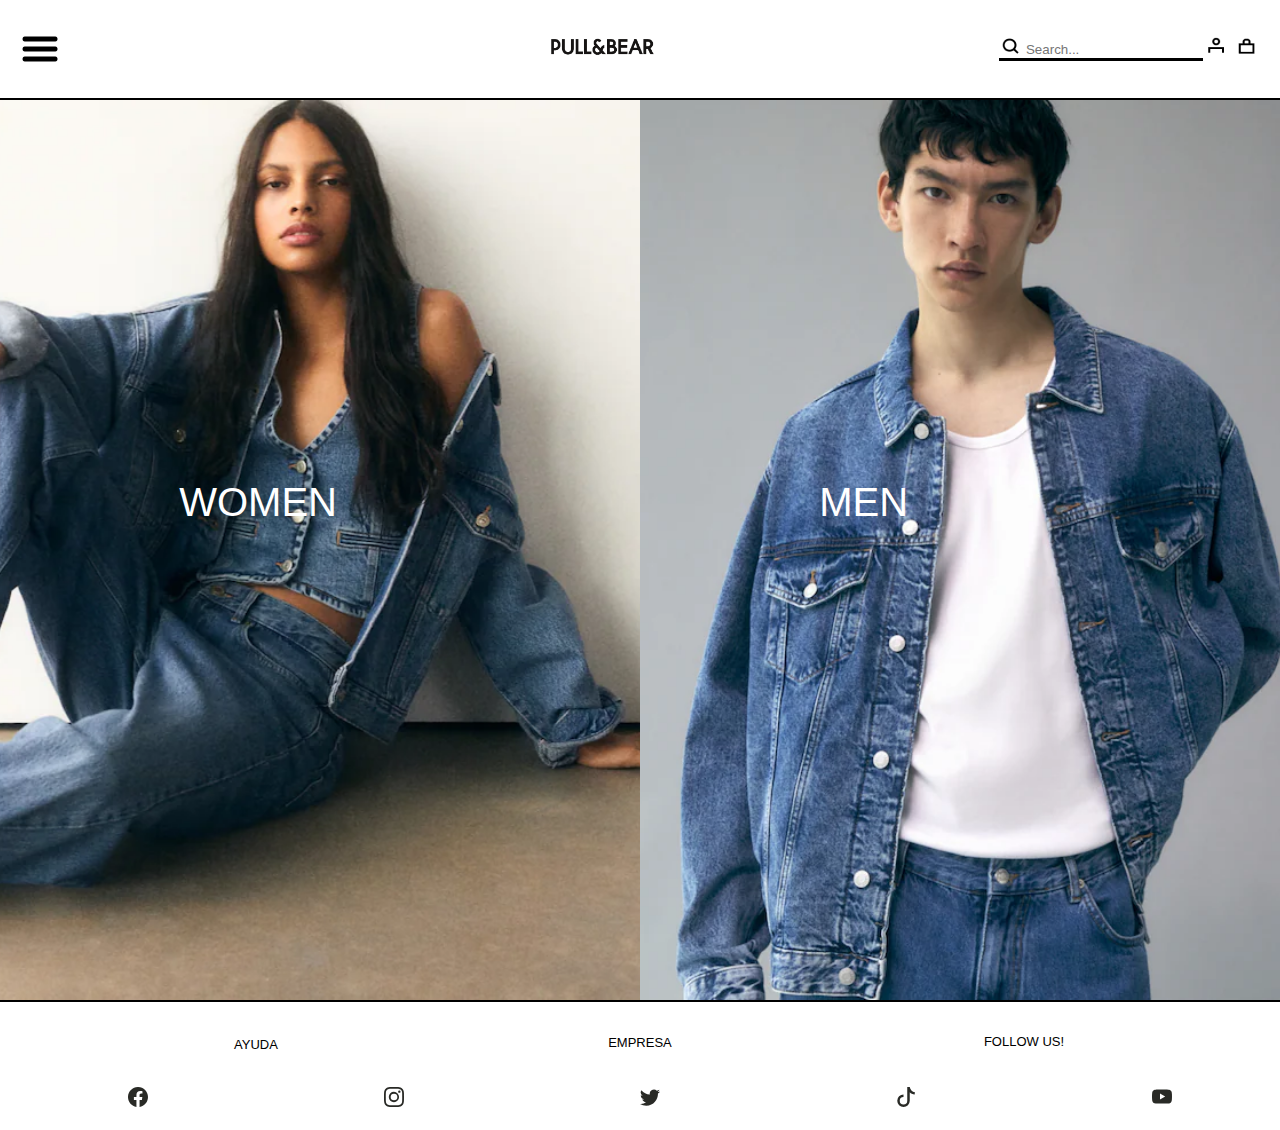
<file: index.html>
<!DOCTYPE html>
<html lang="en">
<head>
    <meta charset="UTF-8">
    <meta http-equiv="X-UA-Compatible" content="IE=edge">
    <meta name="viewport" content="width=device-width, initial-scale=1.0">
    <title>Home</title>
    <link rel="stylesheet" href="index.css">
</head>
<body>
    <div class="contanier-home">
        <div class="menu">
            <div class="header">
                <div class="burger-menu">
                    <a href="#" class="burger-icon"> <img src="Hamburger_icon.svg.png" alt="burger"></a>
                </div>
                <div class="logo">
                    <a href="index.html"><img src="logosmall.png" alt=""></a>
                </div>
                <div class="right-align-elements">
                    <div class="search-bar">
                        <img src="search.png" alt="" class="searchIcon">  
                        <input type="text" placeholder="Search..." class="searchInput">      
                    </div>
                    <div class="user">
                        <a href="user"> <img src="image 6.png" alt="user"> </a>
                    </div>
                    <div class="cart">
                        <a href="#" class="cart-icon"> <img src="image 5.png" alt="user"> </a>
                    </div>
                </div>
            </div>
        </div>
        <div class="menu-popups"></div>
            <nav class="navbar hidden">
                <ul>
                    <li><a href="#">Women</a></li>
                    <li><a href="carrito.html">Men</a></li>
                    <li><a href="#">New Arrivals</a></li>
                    <li><a href="#">Sale</a></li>
                    <li><a href="#">About Us</a></li>
                </ul>
            </nav>
            <div class="cart-section-2 cart-section-hidden-2">
                <div class="shopping-cart">

                    <div class="message">
                      <div class="empty-basquet"><img src="emptycart-buy.png"></div>    
                      
                      <div class="empty-message">
                        <h1>TU CESTA ESTÁ VACÍA</h1>
                          <p>Comprueba si tienes productos en la<br>
                             wishlist, ¡y no te quedes sin stock!<br>
                              También puedes ver las últimas<br>
                              novedades. </p>
                      </div>
                    </div>
                      
                      <div>
                        <div class="wishlist"><button class="wishlist-btn">VER WISHLIST</button></div><br>
                        <div class="novelties"><button class="novelties-btn">VER NOVEDADES</button></div>       
                      </div>
                             
                  </div>
            </div>
            <div class="images">
            <div class="image-woman"> <img src="homewoman.png" alt=""> <h2 class="collection-title-woman">WOMEN</h2></div>
            <div class="image-man"><img src="homeman.png" alt=""><h2 class="collection-title-woman">MEN</h2></div>
        </div>
        <div class="footer">
        <hr>
        <div class="titles"> 
            <div class="ayuda">
                <a href="#">AYUDA</a>
            </div>
                <hr>
            <div class="empresa">
                <a href="#">EMPRESA</a>
            </div>
                <hr>
            <div class="follow"> 
                <div class="title-follow">
                    <p>FOLLOW US!</p>
                </div>
            </div>
        </div>


        <div class="iconos-rrss"> 
                    <a href="#"class="fb-icono" target="_blank"  > <svg xmlns="http://www.w3.org/2000/svg" width="16" height="16" fill="currentColor" class="bi bi-facebook" viewBox="0 0 16 16">
                        <path d="M16 8.049c0-4.446-3.582-8.05-8-8.05C3.58 0-.002 3.603-.002 8.05c0 4.017 2.926 7.347 6.75 7.951v-5.625h-2.03V8.05H6.75V6.275c0-2.017 1.195-3.131 3.022-3.131.876 0 1.791.157 1.791.157v1.98h-1.009c-.993 0-1.303.621-1.303 1.258v1.51h2.218l-.354 2.326H9.25V16c3.824-.604 6.75-3.934 6.75-7.951z"/>
                      </svg> </a>

                    <a href="#"class="ig-icono" target="_blank"  > <svg xmlns="http://www.w3.org/2000/svg" width="16" height="16" fill="currentColor" class="bi bi-instagram" viewBox="0 0 16 16">
                        <path d="M8 0C5.829 0 5.556.01 4.703.048 3.85.088 3.269.222 2.76.42a3.917 3.917 0 0 0-1.417.923A3.927 3.927 0 0 0 .42 2.76C.222 3.268.087 3.85.048 4.7.01 5.555 0 5.827 0 8.001c0 2.172.01 2.444.048 3.297.04.852.174 1.433.372 1.942.205.526.478.972.923 1.417.444.445.89.719 1.416.923.51.198 1.09.333 1.942.372C5.555 15.99 5.827 16 8 16s2.444-.01 3.298-.048c.851-.04 1.434-.174 1.943-.372a3.916 3.916 0 0 0 1.416-.923c.445-.445.718-.891.923-1.417.197-.509.332-1.09.372-1.942C15.99 10.445 16 10.173 16 8s-.01-2.445-.048-3.299c-.04-.851-.175-1.433-.372-1.941a3.926 3.926 0 0 0-.923-1.417A3.911 3.911 0 0 0 13.24.42c-.51-.198-1.092-.333-1.943-.372C10.443.01 10.172 0 7.998 0h.003zm-.717 1.442h.718c2.136 0 2.389.007 3.232.046.78.035 1.204.166 1.486.275.373.145.64.319.92.599.28.28.453.546.598.92.11.281.24.705.275 1.485.039.843.047 1.096.047 3.231s-.008 2.389-.047 3.232c-.035.78-.166 1.203-.275 1.485a2.47 2.47 0 0 1-.599.919c-.28.28-.546.453-.92.598-.28.11-.704.24-1.485.276-.843.038-1.096.047-3.232.047s-2.39-.009-3.233-.047c-.78-.036-1.203-.166-1.485-.276a2.478 2.478 0 0 1-.92-.598 2.48 2.48 0 0 1-.6-.92c-.109-.281-.24-.705-.275-1.485-.038-.843-.046-1.096-.046-3.233 0-2.136.008-2.388.046-3.231.036-.78.166-1.204.276-1.486.145-.373.319-.64.599-.92.28-.28.546-.453.92-.598.282-.11.705-.24 1.485-.276.738-.034 1.024-.044 2.515-.045v.002zm4.988 1.328a.96.96 0 1 0 0 1.92.96.96 0 0 0 0-1.92zm-4.27 1.122a4.109 4.109 0 1 0 0 8.217 4.109 4.109 0 0 0 0-8.217zm0 1.441a2.667 2.667 0 1 1 0 5.334 2.667 2.667 0 0 1 0-5.334z"/>
                      </svg></a>
                      
                    <a href="#"class="twitter-icono" target="_blank"  > <svg xmlns="http://www.w3.org/2000/svg" width="16" height="16" fill="currentColor" class="bi bi-twitter" viewBox="0 0 16 16">
                        <path d="M5.026 15c6.038 0 9.341-5.003 9.341-9.334 0-.14 0-.282-.006-.422A6.685 6.685 0 0 0 16 3.542a6.658 6.658 0 0 1-1.889.518 3.301 3.301 0 0 0 1.447-1.817 6.533 6.533 0 0 1-2.087.793A3.286 3.286 0 0 0 7.875 6.03a9.325 9.325 0 0 1-6.767-3.429 3.289 3.289 0 0 0 1.018 4.382A3.323 3.323 0 0 1 .64 6.575v.045a3.288 3.288 0 0 0 2.632 3.218 3.203 3.203 0 0 1-.865.115 3.23 3.23 0 0 1-.614-.057 3.283 3.283 0 0 0 3.067 2.277A6.588 6.588 0 0 1 .78 13.58a6.32 6.32 0 0 1-.78-.045A9.344 9.344 0 0 0 5.026 15z"/>
                      </svg> </a>

                    <a href="#"class="tiktok-icono" target="_blank"  > <svg xmlns="http://www.w3.org/2000/svg" width="16" height="16" fill="currentColor" class="bi bi-tiktok" viewBox="0 0 16 16">
                        <path d="M9 0h1.98c.144.715.54 1.617 1.235 2.512C12.895 3.389 13.797 4 15 4v2c-1.753 0-3.07-.814-4-1.829V11a5 5 0 1 1-5-5v2a3 3 0 1 0 3 3V0Z"/>
                      </svg></a>

                    <a href="#"class="youtube-icono" target="_blank"  > <svg xmlns="http://www.w3.org/2000/svg" width="16" height="16" fill="currentColor" class="bi bi-youtube" viewBox="0 0 16 16">
                        <path d="M8.051 1.999h.089c.822.003 4.987.033 6.11.335a2.01 2.01 0 0 1 1.415 1.42c.101.38.172.883.22 1.402l.01.104.022.26.008.104c.065.914.073 1.77.074 1.957v.075c-.001.194-.01 1.108-.082 2.06l-.008.105-.009.104c-.05.572-.124 1.14-.235 1.558a2.007 2.007 0 0 1-1.415 1.42c-1.16.312-5.569.334-6.18.335h-.142c-.309 0-1.587-.006-2.927-.052l-.17-.006-.087-.004-.171-.007-.171-.007c-1.11-.049-2.167-.128-2.654-.26a2.007 2.007 0 0 1-1.415-1.419c-.111-.417-.185-.986-.235-1.558L.09 9.82l-.008-.104A31.4 31.4 0 0 1 0 7.68v-.123c.002-.215.01-.958.064-1.778l.007-.103.003-.052.008-.104.022-.26.01-.104c.048-.519.119-1.023.22-1.402a2.007 2.007 0 0 1 1.415-1.42c.487-.13 1.544-.21 2.654-.26l.17-.007.172-.006.086-.003.171-.007A99.788 99.788 0 0 1 7.858 2h.193zM6.4 5.209v4.818l4.157-2.408L6.4 5.209z"/>
                      </svg></a>

        </div>
        </div>
        
    </div>
    
    <script src="index.js"></script>
    
    
</body>
</html>
</file>
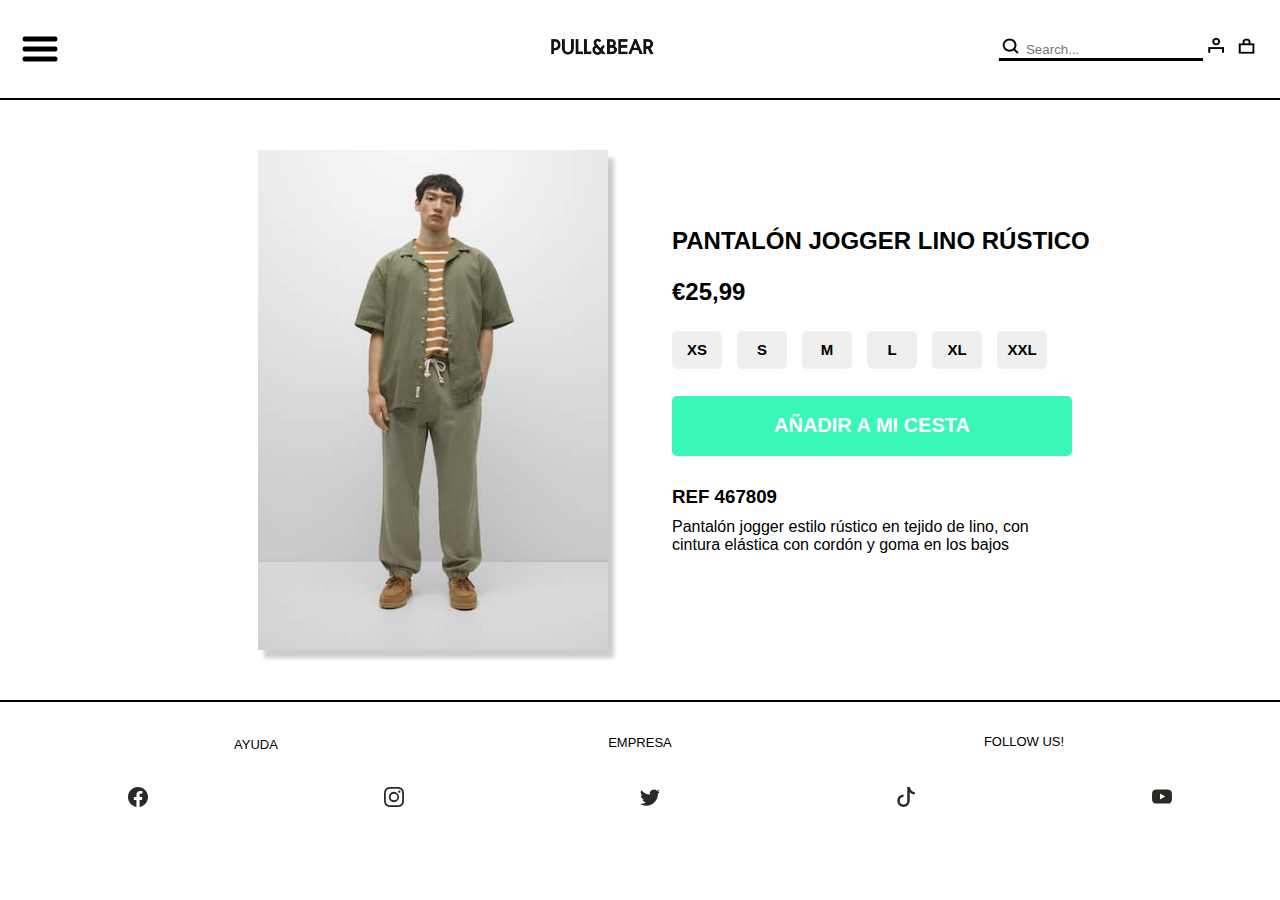
<file: product-detail.html>
<!DOCTYPE html>
<html lang="en">
<head>
    <meta charset="UTF-8">
    <meta http-equiv="X-UA-Compatible" content="IE=edge">
    <meta name="viewport" content="width=device-width, initial-scale=1.0">
    <title>Product Detail</title>
    <link rel="stylesheet" href="index.css">
</head>

<!------------------------------------------------PRODUCT DETAIL------------------------------------------------>
<body>

  <div class="menu">
    <div class="header">
        <div class="burger-menu">
            <a href="#" class="burger-icon"> <img src="Hamburger_icon.svg.png" alt="burger"></a>
        </div>
        <div class="logo">
            <a href="index.html"><img src="logosmall.png" alt=""></a>
        </div>
        <div class="right-align-elements">
            <div class="search-bar">
                <img src="search.png" alt="" class="searchIcon">  
                <input type="text" placeholder="Search..." class="searchInput">      
            </div>
            <div class="user">
                <a href="user"> <img src="image 6.png" alt="user"> </a>
            </div>
            <div class="cart">
                <a href="#" class="cart-icon"> <img src="image 5.png" alt="user"> </a>
            </div>
        </div>
    </div>
</div>
<div class="menu-popups"></div>
    <nav class="navbar hidden">
        <ul>
            <li><a href="#">Women</a></li>
            <li><a href="products.html">Men</a></li>
            <li><a href="#">New Arrivals</a></li>
            <li><a href="#">Sale</a></li>
            <li><a href="#">About Us</a></li>
        </ul>
    </nav>
    <div class="cart-section-2 cart-section-hidden-2">
        <div class="shopping-cart">

            <div class="message">
              <div class="empty-basquet"><img src="emptycart-buy.png"></div>    
              
              <div class="empty-message">
                <h1>TU CESTA ESTÁ VACÍA</h1>
                  <p>Comprueba si tienes productos en la<br>
                     wishlist, ¡y no te quedes sin stock!<br>
                      También puedes ver las últimas<br>
                      novedades. </p>
              </div>
            </div>
              
              <div>
                <div class="wishlist"><button class="wishlist-btn">VER WISHLIST</button></div><br>
                <div class="novelties"><button class="novelties-btn">VER NOVEDADES</button></div>       
              </div>
                     
          </div>
    </div>
  
  <div class="container-product-details">

    <div class="product-detail-image">
       <img class="principal" src="pantalon3.png" alt="">
    </div>

   <div class="texto_container">
    <div class="texto">
      <div class="product-title">
        <h2>PANTALÓN JOGGER LINO RÚSTICO</h2>
      </div>

     
      <div class="product-price">
        <h2>€25,99</h2>
      </div>

     
        <div class="all-buttons">
          <button class="talla-XS">XS</button>
          <button class="talla-S">S</button>
          <button class="talla-M">M</button>
          <button class="talla-L">L</button>
          <button class="talla-XL">XL</button>
          <button class="talla-XXL">XXL</button>
        </div>
    

     
      <div class="Añadir">
        <a href="#">AÑADIR A MI CESTA</a>
      </div>
      <div class="product-ref">
      <h3>REF 467809</h3></div>
      <div class="product-info">
        <p>Pantalón jogger estilo rústico en tejido de lino,
          con cintura elástica con cordón y goma en los bajos</p>
      </div>    
   
    </div>
  </div> 
                           
 

</div>

<div class="footer">
  <hr>
  <div class="titles"> 
      <div class="ayuda">
          <a href="#">AYUDA</a>
      </div>
          <hr>
      <div class="empresa">
          <a href="#">EMPRESA</a>
      </div>
          <hr>
      <div class="follow"> 
          <div class="title-follow">
              <p>FOLLOW US!</p>
          </div>
      </div>
  </div>


  <div class="iconos-rrss"> 
              <a href="#"class="fb-icono" target="_blank"  > <svg xmlns="http://www.w3.org/2000/svg" width="16" height="16" fill="currentColor" class="bi bi-facebook" viewBox="0 0 16 16">
                  <path d="M16 8.049c0-4.446-3.582-8.05-8-8.05C3.58 0-.002 3.603-.002 8.05c0 4.017 2.926 7.347 6.75 7.951v-5.625h-2.03V8.05H6.75V6.275c0-2.017 1.195-3.131 3.022-3.131.876 0 1.791.157 1.791.157v1.98h-1.009c-.993 0-1.303.621-1.303 1.258v1.51h2.218l-.354 2.326H9.25V16c3.824-.604 6.75-3.934 6.75-7.951z"/>
                </svg> </a>

              <a href="#"class="ig-icono" target="_blank"  > <svg xmlns="http://www.w3.org/2000/svg" width="16" height="16" fill="currentColor" class="bi bi-instagram" viewBox="0 0 16 16">
                  <path d="M8 0C5.829 0 5.556.01 4.703.048 3.85.088 3.269.222 2.76.42a3.917 3.917 0 0 0-1.417.923A3.927 3.927 0 0 0 .42 2.76C.222 3.268.087 3.85.048 4.7.01 5.555 0 5.827 0 8.001c0 2.172.01 2.444.048 3.297.04.852.174 1.433.372 1.942.205.526.478.972.923 1.417.444.445.89.719 1.416.923.51.198 1.09.333 1.942.372C5.555 15.99 5.827 16 8 16s2.444-.01 3.298-.048c.851-.04 1.434-.174 1.943-.372a3.916 3.916 0 0 0 1.416-.923c.445-.445.718-.891.923-1.417.197-.509.332-1.09.372-1.942C15.99 10.445 16 10.173 16 8s-.01-2.445-.048-3.299c-.04-.851-.175-1.433-.372-1.941a3.926 3.926 0 0 0-.923-1.417A3.911 3.911 0 0 0 13.24.42c-.51-.198-1.092-.333-1.943-.372C10.443.01 10.172 0 7.998 0h.003zm-.717 1.442h.718c2.136 0 2.389.007 3.232.046.78.035 1.204.166 1.486.275.373.145.64.319.92.599.28.28.453.546.598.92.11.281.24.705.275 1.485.039.843.047 1.096.047 3.231s-.008 2.389-.047 3.232c-.035.78-.166 1.203-.275 1.485a2.47 2.47 0 0 1-.599.919c-.28.28-.546.453-.92.598-.28.11-.704.24-1.485.276-.843.038-1.096.047-3.232.047s-2.39-.009-3.233-.047c-.78-.036-1.203-.166-1.485-.276a2.478 2.478 0 0 1-.92-.598 2.48 2.48 0 0 1-.6-.92c-.109-.281-.24-.705-.275-1.485-.038-.843-.046-1.096-.046-3.233 0-2.136.008-2.388.046-3.231.036-.78.166-1.204.276-1.486.145-.373.319-.64.599-.92.28-.28.546-.453.92-.598.282-.11.705-.24 1.485-.276.738-.034 1.024-.044 2.515-.045v.002zm4.988 1.328a.96.96 0 1 0 0 1.92.96.96 0 0 0 0-1.92zm-4.27 1.122a4.109 4.109 0 1 0 0 8.217 4.109 4.109 0 0 0 0-8.217zm0 1.441a2.667 2.667 0 1 1 0 5.334 2.667 2.667 0 0 1 0-5.334z"/>
                </svg></a>
                
              <a href="#"class="twitter-icono" target="_blank"  > <svg xmlns="http://www.w3.org/2000/svg" width="16" height="16" fill="currentColor" class="bi bi-twitter" viewBox="0 0 16 16">
                  <path d="M5.026 15c6.038 0 9.341-5.003 9.341-9.334 0-.14 0-.282-.006-.422A6.685 6.685 0 0 0 16 3.542a6.658 6.658 0 0 1-1.889.518 3.301 3.301 0 0 0 1.447-1.817 6.533 6.533 0 0 1-2.087.793A3.286 3.286 0 0 0 7.875 6.03a9.325 9.325 0 0 1-6.767-3.429 3.289 3.289 0 0 0 1.018 4.382A3.323 3.323 0 0 1 .64 6.575v.045a3.288 3.288 0 0 0 2.632 3.218 3.203 3.203 0 0 1-.865.115 3.23 3.23 0 0 1-.614-.057 3.283 3.283 0 0 0 3.067 2.277A6.588 6.588 0 0 1 .78 13.58a6.32 6.32 0 0 1-.78-.045A9.344 9.344 0 0 0 5.026 15z"/>
                </svg> </a>

              <a href="#"class="tiktok-icono" target="_blank"  > <svg xmlns="http://www.w3.org/2000/svg" width="16" height="16" fill="currentColor" class="bi bi-tiktok" viewBox="0 0 16 16">
                  <path d="M9 0h1.98c.144.715.54 1.617 1.235 2.512C12.895 3.389 13.797 4 15 4v2c-1.753 0-3.07-.814-4-1.829V11a5 5 0 1 1-5-5v2a3 3 0 1 0 3 3V0Z"/>
                </svg></a>

              <a href="#"class="youtube-icono" target="_blank"  > <svg xmlns="http://www.w3.org/2000/svg" width="16" height="16" fill="currentColor" class="bi bi-youtube" viewBox="0 0 16 16">
                  <path d="M8.051 1.999h.089c.822.003 4.987.033 6.11.335a2.01 2.01 0 0 1 1.415 1.42c.101.38.172.883.22 1.402l.01.104.022.26.008.104c.065.914.073 1.77.074 1.957v.075c-.001.194-.01 1.108-.082 2.06l-.008.105-.009.104c-.05.572-.124 1.14-.235 1.558a2.007 2.007 0 0 1-1.415 1.42c-1.16.312-5.569.334-6.18.335h-.142c-.309 0-1.587-.006-2.927-.052l-.17-.006-.087-.004-.171-.007-.171-.007c-1.11-.049-2.167-.128-2.654-.26a2.007 2.007 0 0 1-1.415-1.419c-.111-.417-.185-.986-.235-1.558L.09 9.82l-.008-.104A31.4 31.4 0 0 1 0 7.68v-.123c.002-.215.01-.958.064-1.778l.007-.103.003-.052.008-.104.022-.26.01-.104c.048-.519.119-1.023.22-1.402a2.007 2.007 0 0 1 1.415-1.42c.487-.13 1.544-.21 2.654-.26l.17-.007.172-.006.086-.003.171-.007A99.788 99.788 0 0 1 7.858 2h.193zM6.4 5.209v4.818l4.157-2.408L6.4 5.209z"/>
                </svg></a>

  </div>
  </div>

<script src="index.js"></script>
    
</body>
</html>
</file>
<file: index.css>
* {
    margin: 0;
    padding: 0;
    box-sizing: border-box;
}

/*HOME*/

.container-home {
    display: grid;
    grid-template-areas: 
    "header header header header header header"
    "images images images images images images"
    "footer footer footer footer footer footer"; 
    max-width: 100vw;
}

.images {
    grid-area: "images";
    width: 100vw;
    display: flex;
    flex-direction: row;
    justify-content: center;
    align-items: flex-start;
}

.image-woman {
    width: 100vw; height: 100vh;
    align-items: center;
    display: flex;
    background-color: blueviolet;
    position: relative;
}

.image-man {
    width: 100vw; height: 100vh;
    align-items: center;
    display: flex;
    background-color: pink;
    position: relative;
    
}

.image-man img {
    object-fit: cover;
    width: 100%; height: 100%;

}

.image-woman img {
    object-fit: cover;
    width: 100%; height: 100%;
}

.collection-title-woman {
    position: absolute;
    z-index: 1;
    color: white;
    font-size: 2.5rem;
    font-weight: 500;
    margin-left: 28%;
    margin-top: -15%;

}
.collection-title-man {
    position: absolute;
    z-index: 1;
}
.collection-title-woman:hover {
    font-weight: 800;
    cursor: pointer;
    
 }

/*MEDIA QUERY HOME*/ 
@media (max-width: 850px) {
    .images {
        flex-direction: column; 
        min-width: 50px; min-height: 50px;
    }

    .image-woman {
        width: 100%; height: 80%;
    }
    
    .image-man {
        width: 100%; height: 80%;
    }
}

/*MENU*/ 

.menu {
    grid-area: "header";
    min-height: 100px;
    border-bottom: 2px black solid;
    background-color: white;
}


.burger-icon img {
    width: 40px;
    height: 40px;
}

.logo img {
    width: 120px;
}

.header {
    display: flex;
    flex-direction: row;
    padding-top: 20px;
    align-items: center;
    justify-content: space-between;
}

.navbar .hidden {
    display: block;
}

.navbar a {
    padding: 1rem;
    color: black;
    display: block;
    text-decoration: none;
    
}

.navbar li {
    list-style: none;
    font-family: Arial, Helvetica, sans-serif;
}

.menu-popups {
    background: none;
    position: fixed;
    z-index: 1;
}
  
.navbar ul {
    margin: 0;
    padding: 0;
    display: flex;
    flex-direction: column;
    position: absolute;
    z-index: 1;
    background-color: white;
    width: 100%;
}

.hidden {
    display: none;
}

.burger-icon {
    display: flex;
    width: 200px;
    padding-left: 20px;
}

.right-align-elements {
    display: flex;
    position: end;
    align-items: center;
    padding-right: 20px;
}

.logo {
    justify-content: center;
    align-items: center;
}

.search-bar {
    border-bottom: solid 3px black;
    align-items: center;
}

.searchInput {
    border: none;
    color: black;
    text-transform: capitalize;
    font-weight: 300;
}


/*MEDIA QUERY MENU*/ 
@media (max-width: 850px) {
    .search-bar {
        display: none;
    }

    .burger-icon {
        width: 70px;
        padding-left: 20px;
    }

    .right-align-elements {
        padding-right: 20px;
    }


}

/*CART*/

.shopping-cart {
    height: 500px;
    width: 400px;
    display: flex;
    border-color: black;
    flex-direction: column;
    padding: 10px;
    align-items: center;
    margin-left: 1040px;
    font-family: Arial, Helvetica, sans-serif;
    justify-content: center;
    border: 1px black solid;
    position: absolute;
    z-index: 2;
    background: white;
}

.empty-basquet{ 
    width: 350px;
    height: 150px;
    cursor: pointer;
    display: flex;  
    align-items: center;
    justify-content: center;  
}

.empty-basquet img{
    width: 120px;
    height: 100px;
} 

.wishlist button{
    color: black;
    background-color: #fff;
    width: 350px;
    height: 55px;
    border-radius: 5px;
    font-size: 16px;
    font-weight: 700px;
    font-weight: bolder;
    cursor: pointer;
}

.wishlist button:hover{
    background-color: black;
    color: white;
}

.novelties button{
    color: white;
    background-color: black;
    width: 350px;
    height: 55px;
    border-radius: 5px;
    font-size: 16px;
    font-weight: 300px;
    font-weight: bolder;
    cursor: pointer;
}

.novelties button:hover{
    background-color: white;
    color: black;
    font-weight: bolder;
}

.carrito-prueba {
    align-items: center;
}

.empty-message h1{
    justify-content: center;
    display: flex;
    align-items: center;
    font-size: 21px;
    padding-bottom: 30px;
}

.empty-message p{
    justify-content: center;
    display: flex;
    text-align: center;
    font-size: 13px;
    padding-bottom: 30px;
}


.cart-section-hidden-2 {
    display: none;
    align-items: end;
}

/*MEDIA QUERY CART*/

@media (max-width: 850px) {
    .shopping-cart {
        margin-left: 100px;

    }
}

/*FOOTER*/

@import url('https://fonts.googleapis.com/css2?family=Fjalla+One&display=swap');

*{
    font-family: 'Fjalla One', sans-serif;
}

.footer {
    display: flex;
    flex-direction: column;
    font-size: 15px;
    height: 130px;
    width: 100%;
    justify-content: center;
    align-items:center;
    padding-bottom: 20px;


}

.ayuda{
    display: flex;
    flex-direction: row;
    justify-content: center;
    align-items: center;
    width: 30%;
    height: 30px;
    padding-top: 5PX;
 
}
 
a:link, a:visited {
    text-decoration: none;
    color: black;
  }

.empresa{
    display: flex;
    flex-direction: row;
    justify-content: center;
    align-items: center;
    width: 30%;
    height: 30px;  
}

.follow{
    display: flex;
    flex-direction: row;
    justify-content: center;
    align-items: center;
    width: 30%;
    height: 30px;
    padding-top: 5px;
    
}

.titles{
    font-size: 13px;
    height: 100px;
    width: 100%;
    display: flex;
    flex-direction: column;
    justify-content: center;
    align-items: center;
}


.iconos-rrss{
    display:flex;
    flex-direction: row;
    align-items: center;
    justify-content: space-around;
    width: 100%;
    height: auto;
    padding-top: 5px;
    
}

.iconos-rrss svg{
    color: rgb(41, 42, 38);
    height: 20px;
    width: 20px;
    margin-left: 20px;
}

hr { border: 1px inset rgb(235, 235, 235); height: 1px; width: 100%
}

/*MEDIA QUERY FOOTER DESKTOP*/ 

@media(min-width: 800px) { 
    
    .titles{
    flex-direction: row;
    align-content: center;
    justify-content: center;
}

hr{
    display: none;
}

.footer{
    border-top: 2px black solid;
    text-align: center;

}

.follow{

    padding-bottom: 6px;
}
    
}

/*PRODUCTS*/

.container-products {
    display: grid;
    grid-template-areas: 
    "header header header header header header"
    "slider slider slider slider slider slider"
    "main main main main main main"
    "footer footer footer footer footer";
    max-width: 100vw;
    max-height: 100vh; 
}

.slider img {
    height: 100%;
    width: 100%;   
    object-fit: cover;
}

.slider {
    grid-area: "slider";
    width: 100%;
    height: 500px;
    padding-bottom: 30px;
}

.main {
    grid-area: "main";
    display: grid;
    grid-template-areas: 
    "filter products products products products products"
    "filter products products products products products"
    "filter products products products products products";
}

.products {
    grid-area: "products";
    grid-template-columns: repeat(4, 1fr);
    display: flex; 
    flex-direction: row; 
    align-items: flex-start;
    justify-content: center;
    flex-wrap: wrap;
    font-family: Arial, Helvetica, sans-serif;
}

#filter-button {
    height: 80px;
    width: 100%;
    display: flex;
    justify-content: space-around;
    margin-bottom: 30px;
    font-size: 20px;
    font-weight: 2rem;
    font-weight: bolder;
}

.filter-button {
    align-items: space-around;  
    flex-direction: row;
}

.btn {
    border: none;
    outline:  none;
    padding: 12px 16px;
    background-color: white;
    cursor: pointer;
    color: black;
    font-size: 14px;
    font-weight: 600;
    width: 120px;
}

.btn:hover {
    font-size: 16px;
    font-weight: 800;
}

.product-image img {
    width: 80%; 
    height: 80%;
    box-shadow: 1px 4px 4px rgba(0,0,0,0.2);
    cursor: pointer;
}

.product-image img:hover {
    border-bottom: 6px solid rgb(56, 247, 183);
}

.product-image {
    margin-bottom: 10px;
}

.product-description{
    font-size: 13px;
}

.main {
    padding-bottom: 70px;
}

.products {
    text-align: center;
}

.price {
    padding-bottom: 10px;
    padding-top: 10px;
    font-weight: 780;
    font-size: 13px;
}

.buy {
    padding-bottom: 30px;
}

.buyNow {
    font-weight: 780;
    background-color: rgb(56, 247, 183);
    border-radius: 4px;
    padding: 8px;
    border: none;
    cursor: pointer;
}


/*MEDIA QUERY PRODUCTS*/ 
@media (max-width: 850px) {

    .main {
        display: flex;
        flex-direction: column;
        padding-bottom: 10px;
         
    }

    .slider {
        padding-bottom: 10px;
        display: flex;
        width: 100%;
        height: 100%;
    }

    .filter {
        display: flex;
        justify-content: center;
        padding-bottom: 30px;
        padding-inline: 10px;
        height: 80px;
    }

    .filterBtn {
        display: none;
    }

    .pants {
        display: flex;
        flex-direction: column;
        align-items: center;
    }

    .pantsDetail{
        justify-content: center;
        padding-right: 20px;
        padding-left: 20px;
        display: flex;
    }

    .products {
        display: flex;
        justify-content: center;
        align-items: center;
    }


}

/*-----PRODUCT DETAIL-------*/


.container-product-details {
    display: flex;
    flex-direction: row;
    grid-template-columns: 50% 50%;
    font-family: Arial, Helvetica, sans-serif;
}

.product-detail-image{
    width: 50%;
    display: flex;
    flex-direction: row; 
    justify-content: end;
    padding-bottom: 50px;
    padding-top: 50px;
}

.product-detail-image img {
    height: 500px;
    width: 350px;  
    box-shadow: 6px 8px 4px rgba(0,0,0,0.2);   
}

.product-title{
    display: flex;
    flex-direction: column;
    font-size: 16px; 
    padding-bottom: 13px;
}

.texto_container{
    width: 50%;
    display: flex;
    flex-direction: row;
    justify-content: star;
    margin-left: 5%;
}

.texto{
    width: 100%;
    display: flex;
    flex-direction: column;
    justify-content: center;
    text-decoration: none;
    gap:10px;
}

.product-price{
    font-size: 16px;
    padding-bottom: 15px;
}

.all-buttons{
    width: 100%;
    height: 55px;
    padding-bottom: 15px;
    display: flex;
    gap: 15px;
}

.talla-XS{
    font-size: 15px;
    font-weight: 600;
    border-radius: 5px;
    width: 50px;
    height: 38px;
    padding: 10px;
    border: none;
    cursor: pointer;
}

.talla-S{
    padding: 10px;
    font-size: 15px;
    font-weight: 600;
    border-radius: 5px;
    width: 50px;
    height: 38px;
    border: none;
    cursor: pointer;
}

.talla-M{
    padding: 10px;
    font-size: 15px;
    font-weight: 600;
    border-radius: 5px;
    width: 50px;
    height: 38px;
    border: none;
    cursor: pointer;
}

.talla-L{
    padding: 10px;
    font-size: 15px;
    font-weight: 600;
    border-radius: 5px;
    width: 50px;
    height: 38px;
    border: none;
    cursor: pointer;
}

.talla-XL{
    padding: 10px;
    font-size: 15px;
    font-weight: 600;
    border-radius: 5px;
    width: 50px;
    height: 38px;
    border: none;
    cursor: pointer;
}

.talla-XXL{
    padding: 10px;
    font-size: 15px;
    font-weight: 600;
    border-radius: 5px;
    width: 50px;
    height: 38px;
    border: none;
    cursor: pointer;
}

.talla-XS:hover{
    background-color: rgb(177, 171, 171);
}

.talla-S:hover{
    background-color: rgb(177, 171, 171);
}

.talla-M:hover{
    background-color: rgb(177, 171, 171);
}

.talla-L:hover{
    background-color: rgb(177, 171, 171);
}

.talla-XL:hover{
    background-color: rgb(177, 171, 171);
}

.talla-XXL:hover{
    background-color: rgb(177, 171, 171);
}

.Añadir{
    font-size: 20px;
    font-family: Arial, Helvetica, sans-serif;
    width: 400px;
    display: flex;
    height: 60px;
    background-color: rgb(56, 247, 183);
    border-radius: 5px;
    justify-content: center;
    text-align: center ;
    margin-bottom: 20px;
}

.Añadir a{
    text-decoration: none;
    color: #fff;
    padding-top: 18px;
    font-weight: bolder;
}

.Añadir a:hover{
    color:black
}
.product-ref{
    font-size: 16px;
}

.product-info{
    padding-bottom: 20px;
    width: 409px;
}

.p{
    font-size: 16px;
}

/*-----MEDIA QUERY PRODUCT DETAIL-------*/

@media (max-width: 600px){

.container-product-details{
    display: flex;
    flex-direction: column;
}

.product-detail-image{
    display: flex;
    align-items: center;
    justify-content: center;
    margin-left: 25%;
}

.product-title{
    display: flex;
    width: 400px;
    font-size: 14px;
    align-items: center;
    padding-left: 13%;
}

.product-price{
    font-size: 14px;
    padding-left: 14%;
}

.all-buttons{
    display: flex;
    align-items: center;
    justify-content: center;
    margin-left: 40%;  
}
.Añadir{
    display: flex;
    margin-left: 8%; 
}

.product-ref{
    padding-left: 13%; 
    padding-top: 10%;
}

.product-info{
    padding-left: 13%;
    padding-bottom: 15%;
}
}


/*-----FILTRO DE PRODUCTOS -------*/
</file>
